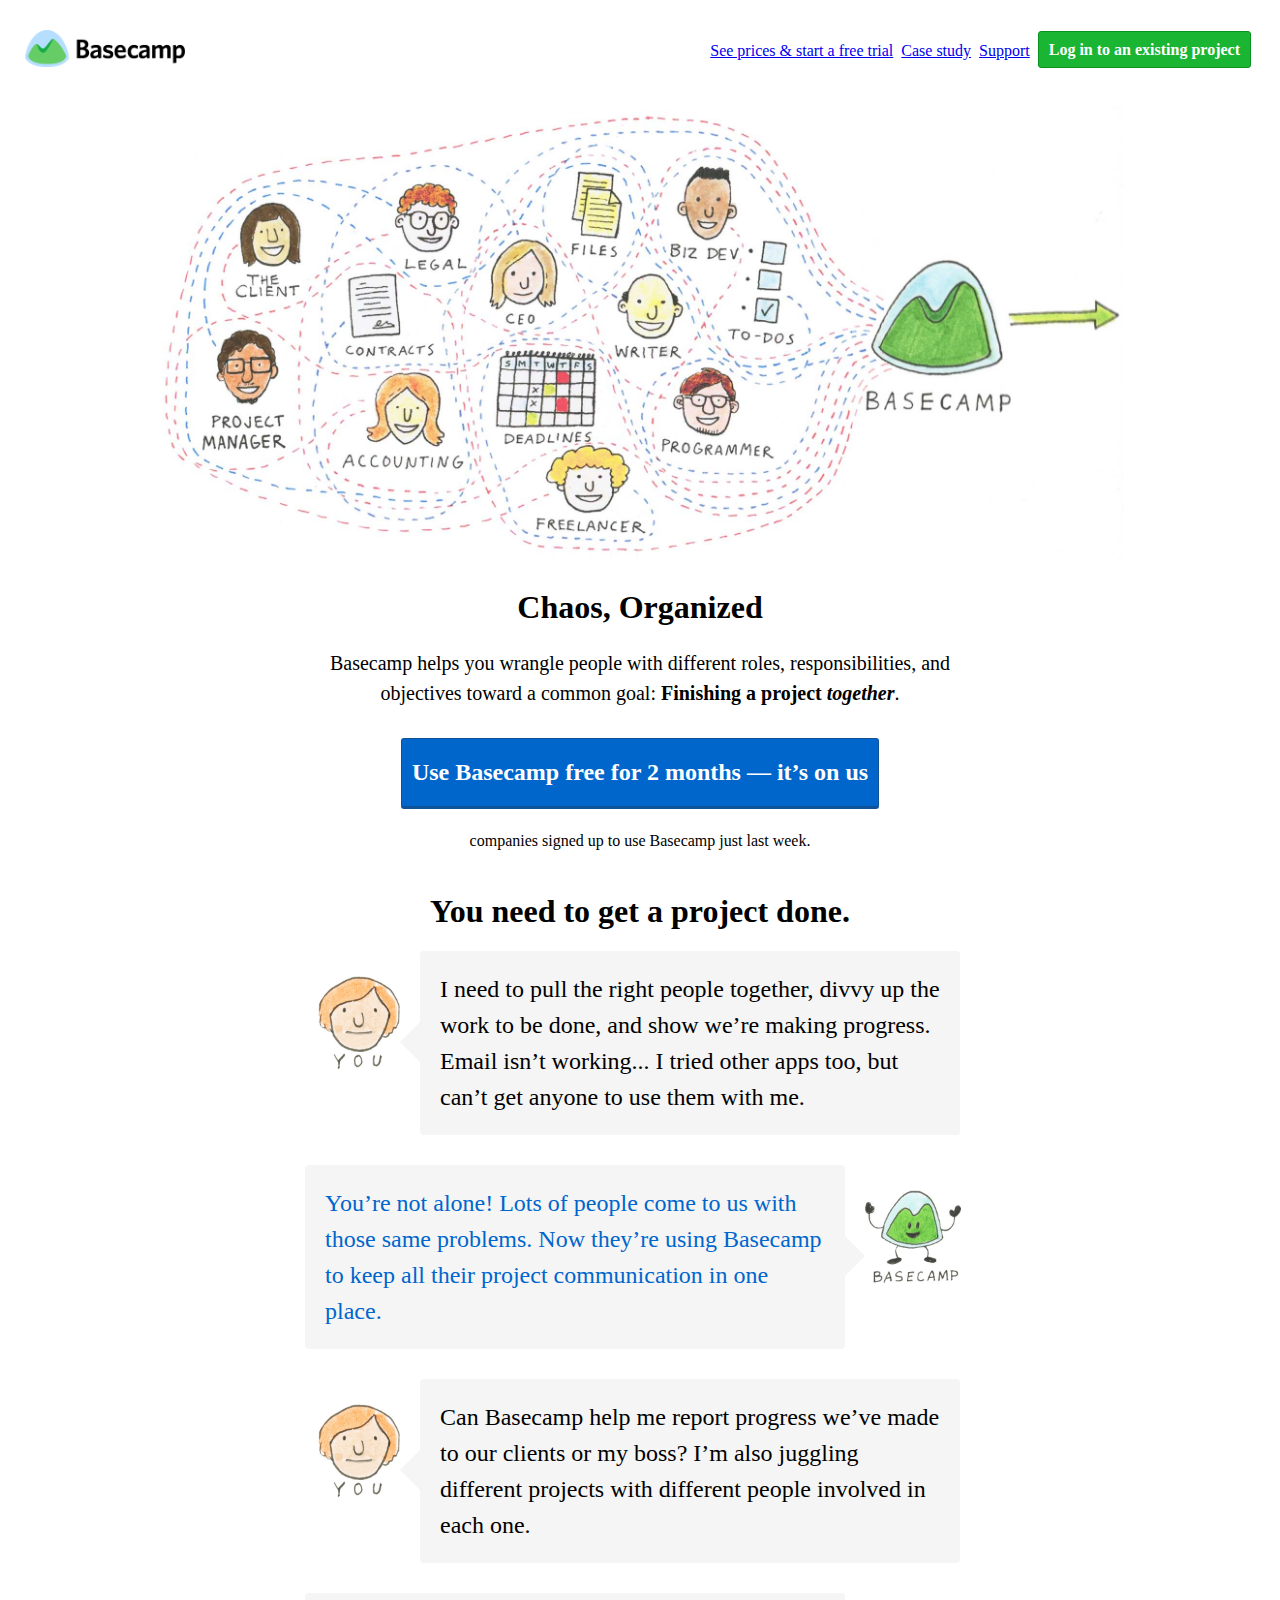
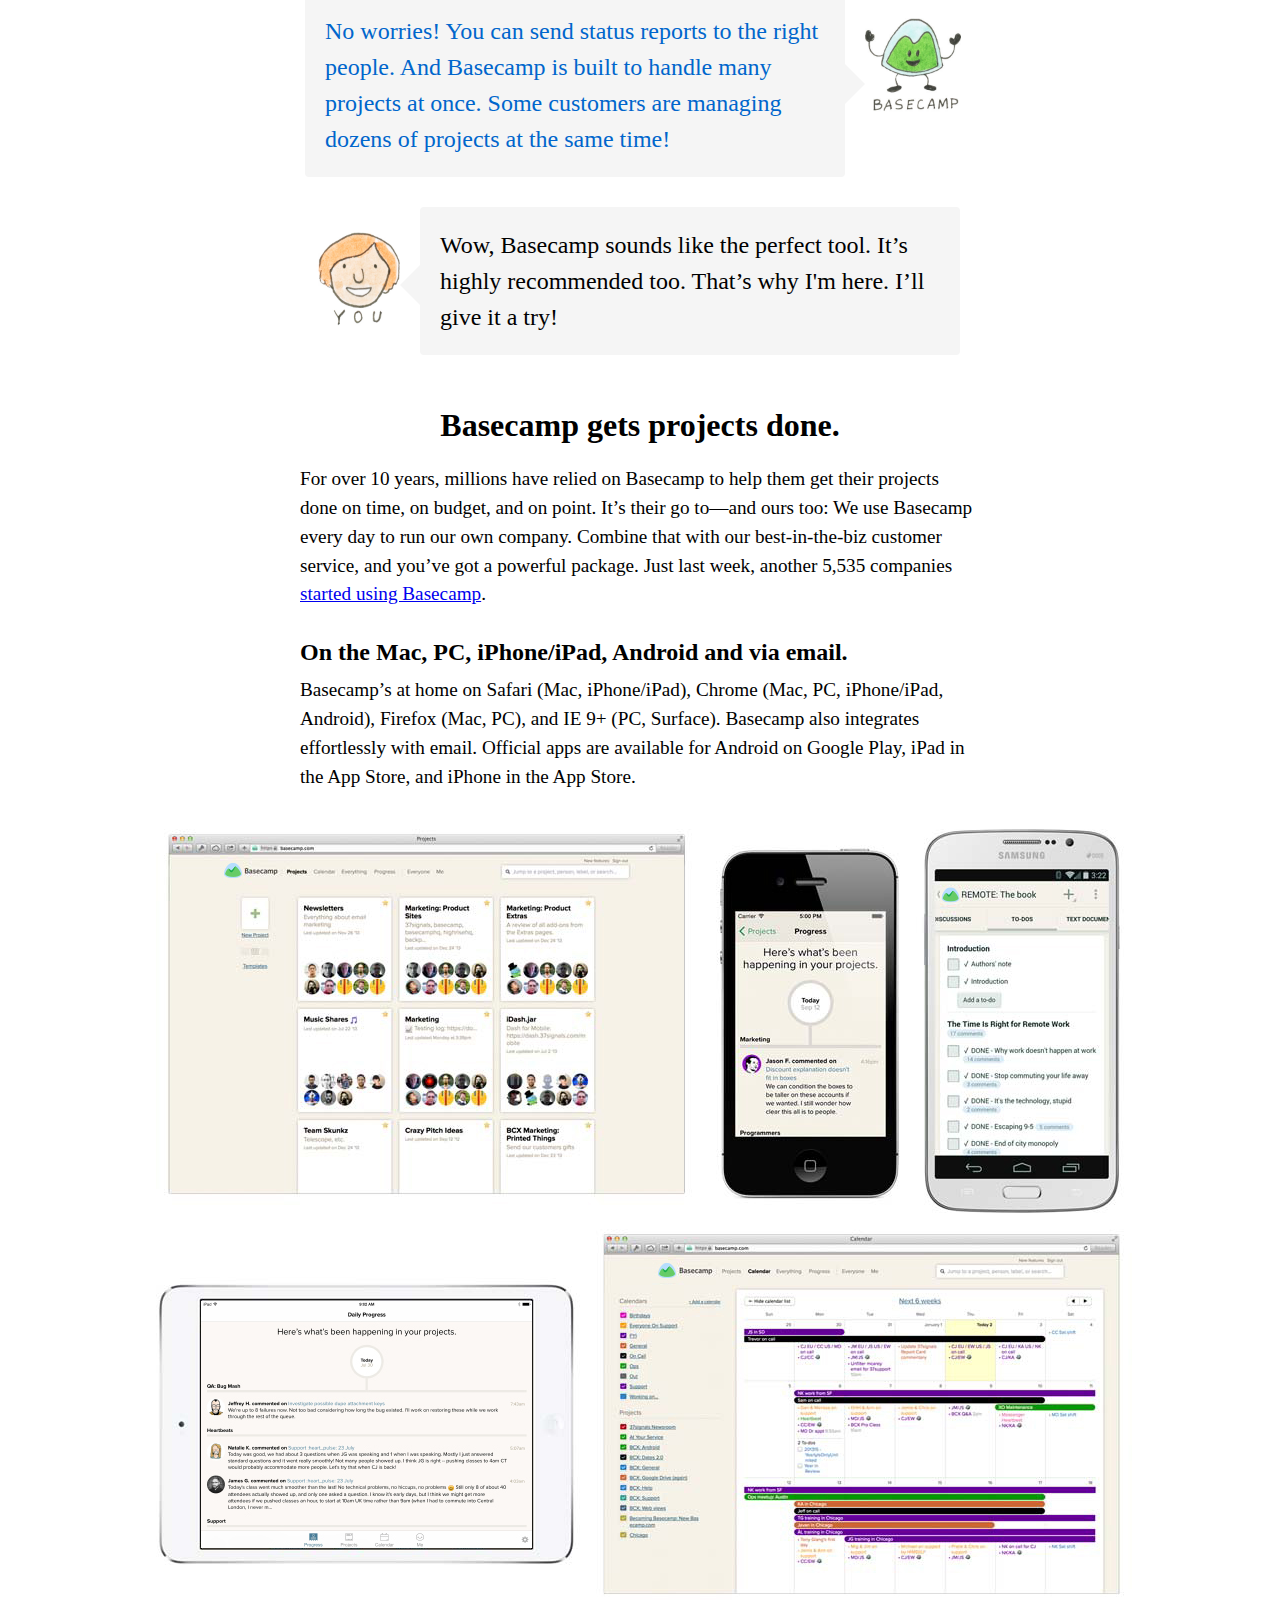
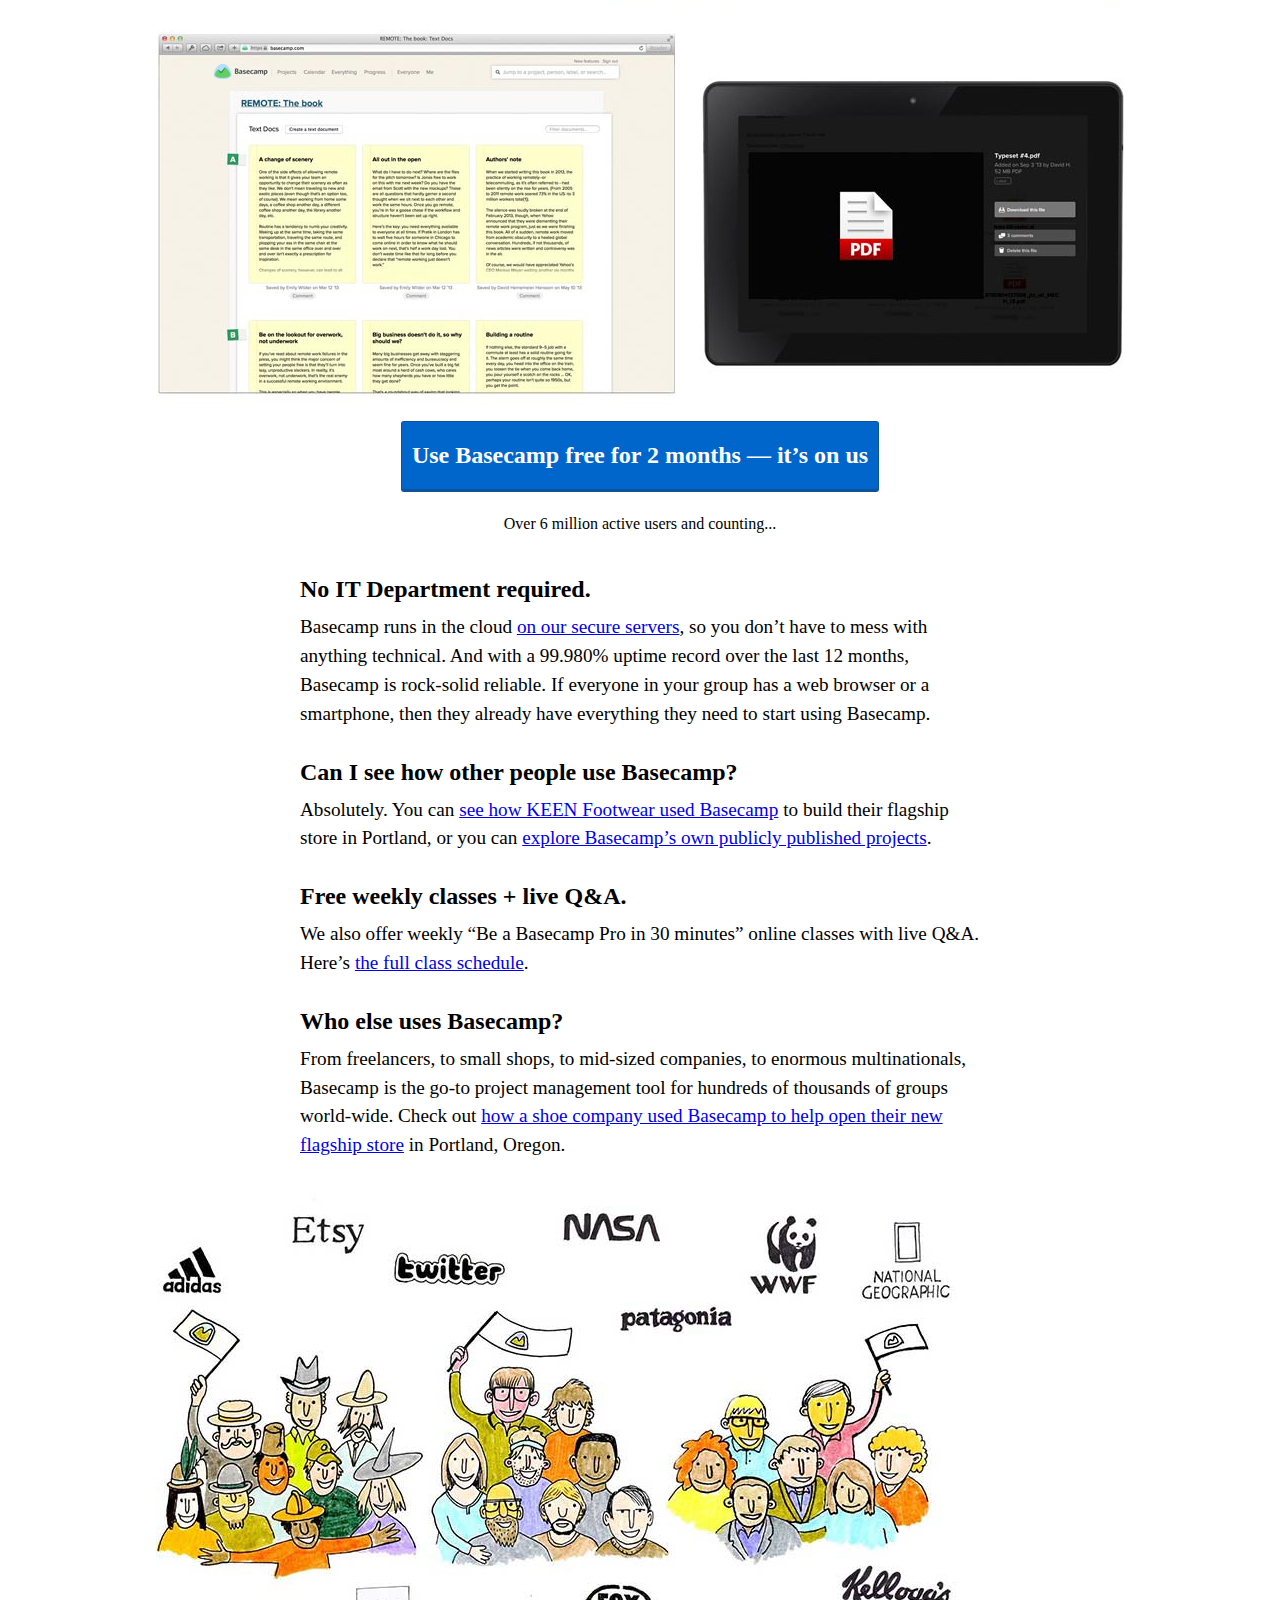
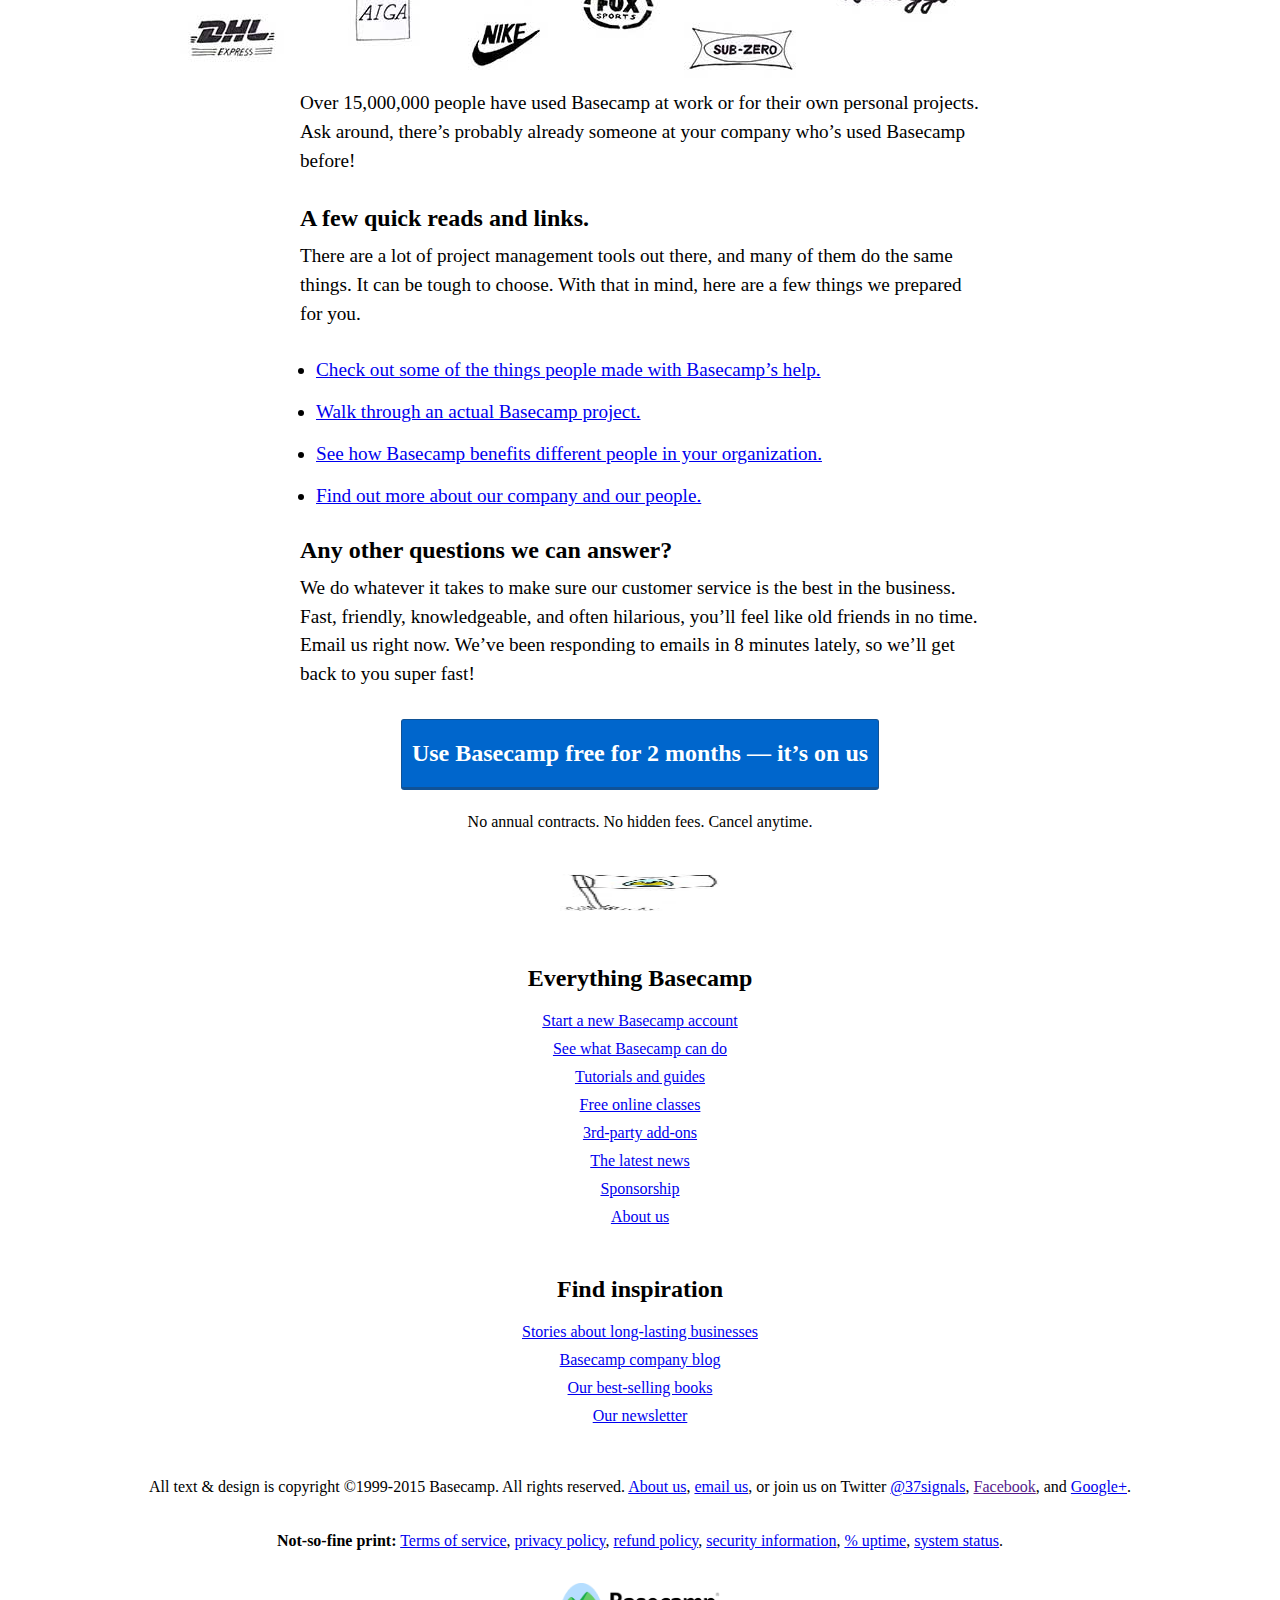
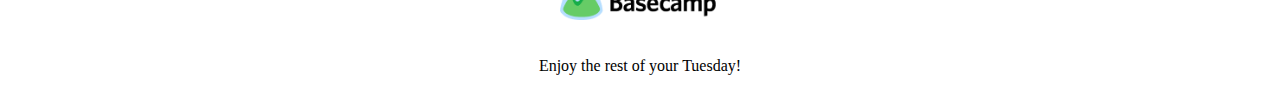
<file: basecamp/index.html>
<!DOCTYPE html>
<html>
<head>
	<meta charset="UTF-8"/>
	<title>Basecamp is everyone’s favorite project management app.</title>
	<link rel="icon" href="img/favicon.png" />	<!--标题栏图标-->
	<link rel="stylesheet" type="text/css" href="css/basecamp.css"/>
</head>
<body>
	<nav class="clearfix">
		<a href="#"><img src="img/img1.png"/></a>
		<ul>
			<!--去除li元素之间的空白-->
			<li>
			<a href="#">See prices &amp; start a free trial</a></li><li>
			<a href="#">Case study </a></li><li>
			<a href="#">Support </a></li><li>
			<a class="button" href="#">Log in to an existing project</a></li>
		</ul>
	</nav>

	<div>
		<section class="intro">
			<a href="#"><img src="img/img3.jpg" /></a>
			<h1>Chaos, Organized</h1>
			<p>Basecamp helps you wrangle people with different roles, responsibilities, and objectives toward a common goal: <strong>Finishing a project <em>together</em></strong>.</p>
		</section>
		<div class="sign-up">
			<a class="button" href="#">Use Basecamp free for 2 months — it’s on us</a>
			<p>companies signed up to use Basecamp just last week.</p>
		</div>
		<section class="chat">
			<h1>You need to get a project done.</h1>
			<div class="chat-img-left clearfix">
				<span><img src="img/img11.jpg" /></span>
				<p>I need to pull the right people together, divvy up the work to be done, and show we’re making progress. Email isn’t working... I tried other apps too, but can’t get anyone to use them with me.</p>
			</div>
			<div class="chat-img-right clearfix">
				<span><img src="img/img6.jpg" /></span>
				<p>You’re not alone! Lots of people come to us with those same problems. Now they’re using Basecamp to keep all their project communication in one place.</p>
			</div>
			<div class="chat-img-left clearfix">
				<span><img src="img/img11.jpg" /></span>
				<p>Can Basecamp help me report progress we’ve made to our clients or my boss? I’m also juggling different projects with different people involved in each one.</p>
			</div>
			<div class="chat-img-right clearfix">
				<span><img src="img/img6.jpg" /></span>
				<p>No worries! You can send status reports to the right people. And Basecamp is built to handle many projects at once. Some customers are managing dozens of projects at the same time!</p>
			</div>
			<div class="chat-img-left clearfix">
				<span><img src="img/img12.jpg" /></span>
				<p>Wow, Basecamp sounds like the perfect tool. It’s highly recommended too. That’s why I'm here. I’ll give it a try!</p>	
			</div>
		</section>
		<section class="use">
			<h1>Basecamp gets projects done.</h1>
			<p>For over 10 years, millions have relied on Basecamp to help them get their projects done on time, on budget, and on point. It’s their go to—and ours too: We use Basecamp every day to run our own company. Combine that with our best-in-the-biz customer service, and you’ve got a powerful package. Just last week, another 5,535 companies <a href="#">started using Basecamp</a>.</p>
			<h2>On the Mac, PC, iPhone/iPad, Android and via email.</h2>
			<p>Basecamp’s at home on Safari (Mac, iPhone/iPad), Chrome (Mac, PC, iPhone/iPad, Android), Firefox (Mac, PC), and IE 9+ (PC, Surface). Basecamp also integrates effortlessly with email. Official apps are available for Android on Google Play, iPad in the App Store, and iPhone in the App Store.</p>

		</section>

		<div class="screens">
			<img src="img/img8.jpg"/>
			<img src="img/img9.jpg"/>
			<img src="img/img10.jpg"/>
		</div>

		<div class="sign-up">
			<a class="button" href="#">Use Basecamp free for 2 months — it’s on us</a>
			<p>Over 6 million active users and counting...</p>
		</div>

		<section>
			<h2>No IT Department required.</h2>
			<p>Basecamp runs in the cloud <a href="#">on our secure servers</a>, so you don’t have to mess with anything technical. And with a 99.980% uptime record over the last 12 months, Basecamp is rock-solid reliable. If everyone in your group has a web browser or a smartphone, then they already have everything they need to start using Basecamp.</p>

			<h2>Can I see how other people use Basecamp?</h2>
			<p>Absolutely. You can <a href="#">see how KEEN Footwear used Basecamp</a> to build their flagship store in Portland, or you can <a href="#">explore Basecamp’s own publicly published projects</a>.</p>

			<h2>Free weekly classes + live Q&A.</h2>
			<p>We also offer weekly “Be a Basecamp Pro in 30 minutes” online classes with live Q&A. Here’s <a href="#">the full class schedule</a>.</p>

			<h2>Who else uses Basecamp?</h2>
			<p>From freelancers, to small shops, to mid-sized companies, to enormous multinationals, Basecamp is the go-to project management tool for hundreds of thousands of groups world-wide. Check out <a href="#">how a shoe company used Basecamp to help open their new flagship store</a> in Portland, Oregon.</p>
		</section>

		<section>
			<img src="img/img4.jpg"/>
			<p>Over 15,000,000 people have used Basecamp at work or for their own personal projects. Ask around, there’s probably already someone at your company who’s used Basecamp before!</p>
		</section>

		<section class="links">
			<h2>A few quick reads and links.</h2>
			<p>There are a lot of project management tools out there, and many of them do the same things. It can be tough to choose. With that in mind, here are a few things we prepared for you.</p>

			<ul>
				<li><a href="#">Check out some of the things people made with Basecamp’s help.</a></li>
				<li><a href="#">Walk through an actual Basecamp project.</a></li>
				<li><a href="#">See how Basecamp benefits different people in your organization.</a></li>
				<li><a href="#">Find out more about our company and our people.</a></li>
			</ul>
		</section>

		<section>
			<h2>Any other questions we can answer?</h2>
			<p>We do whatever it takes to make sure our customer service is the best in the business. Fast, friendly, knowledgeable, and often hilarious, you’ll feel like old friends in no time. Email us right now. We’ve been responding to emails in 8 minutes lately, so we’ll get back to you super fast!</p>
		</section>

		<div class="sign-up">
			<a class="button" href="#">Use Basecamp free for 2 months — it’s on us</a>
			<p>No annual contracts. No hidden fees. Cancel anytime.</p>
		</div>
	</div>

	<footer>
		<img src="img/img5.jpg" alt="img5"/>
		<h2>Everything Basecamp</h2>

		<ul>
			<li><a href="#">Start a new Basecamp account</a></li>
			<li><a href="#">See what Basecamp can do</a></li>
			<li><a href="#">Tutorials and guides</a></li>
			<li><a href="#">Free online classes</a></li>
			<li><a href="#">3rd-party add-ons</a></li>
			<li><a href="#">The latest news</a></li>
			<li><a href="#">Sponsorship</a></li>
			<li><a href="#">About us</a></li>
		</ul>

		<h2>Find inspiration</h2>

		<ul>
			<li><a href="#">Stories about long-lasting businesses</a></li>
			<li><a href="#">Basecamp company blog</a></li>
			<li><a href="#">Our best-selling books</a></li>
			<li><a href="#">Our newsletter</a></li>
		</ul>

		<p>All text & design is copyright ©1999-2015 Basecamp. All rights reserved. <a href="#">About us</a>, <a href="#">email us</a>, or join us on Twitter <a href="#">@37signals</a>, <a href="">Facebook</a>, and <a href="#">Google+</a>.</p>

		<p><strong>Not-so-fine print:</strong> <a href="#">Terms of service</a>, <a href="#">privacy policy</a>, <a href="#">refund policy</a>, <a href="#">security information</a>, <a href="#">% uptime</a>, <a href="#">system status</a>.</p>

		<a class="logo" href="#"><img src="img/img2.png"/></a>

		<p>Enjoy the rest of your Tuesday!</p>
	</footer>

</body>
</html>
</file>
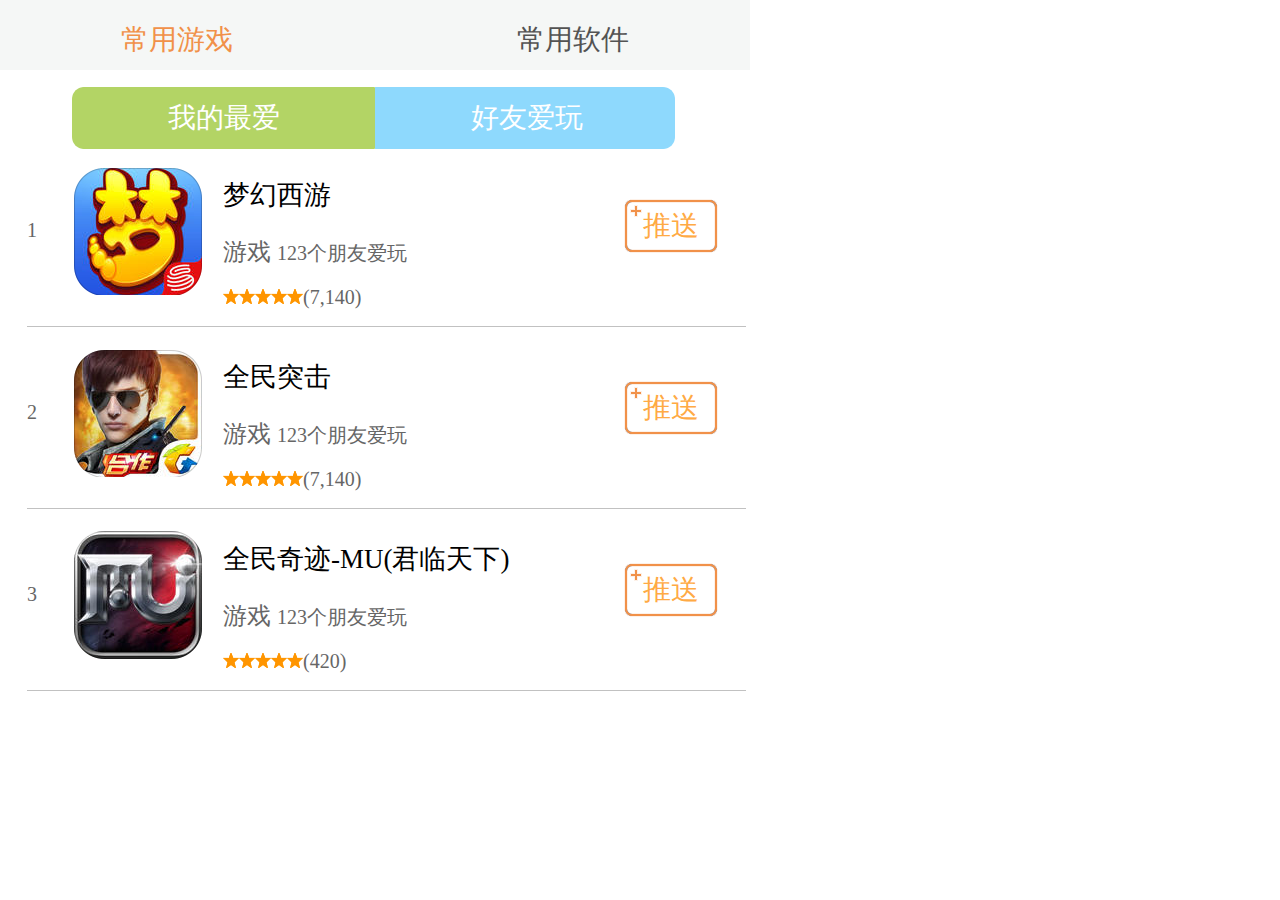
<file: demo/demo3/index.html>
<!doctype html>
<html>
<head>
    <meta charset="UTF-8">
    <title>demo3</title>
    <link href="css/style.css" rel="stylesheet">
</head>
<body>
    <div class="phone-container">
        <div class="nav-category">
            <a id="nav-game" href="#" class="selected">常用游戏</a>
            <a id="nav-app" href="#">常用软件</a>
        </div>

        <div class="nav-fav">
            <a id="my-fav" href="#">我的最爱</a>
            <a id="friend-fav" href="#">好友爱玩</a>
        </div>

        <div id="my-game">
            <div class="game-container">
                <div class="item clearfix">
                    <div class="item-index">1</div>
                    <div id="item1" class="item-logo"></div>
                    <div class="item-detail">
                        <div class="item-name"><span>梦幻西游</span></div>
                        <div class="item-category">
                            <span class="item-category-name">游戏 </span>
                            <span class="item-friend-num">123个朋友爱玩</span>
                        </div>
                        <div class="item-score">
                            <img class="star" src="images/12.png" alt=""/>
                            <img class="star" src="images/12.png" alt=""/>
                            <img class="star" src="images/12.png" alt=""/>
                            <img class="star" src="images/12.png" alt=""/>
                            <img class="star" src="images/12.png" alt=""/>
                            <span class="download-num">(7,140)</span>
                        </div>
                    </div>
                    <div class="item-download">
                        <a href="#" class="download">推送</a>
                    </div>
                </div>
                <img src="images/19.png">


                <div class="item clearfix">
                    <div class="item-index">2</div>
                    <div id="item2" class="item-logo"></div>
                    <div class="item-detail">
                        <div class="item-name"><span>全民突击</span></div>
                        <div class="item-category">
                            <span class="item-category-name">游戏 </span>
                            <span class="item-friend-num">123个朋友爱玩</span>
                        </div>
                        <div class="item-score">
                            <img class="star" src="images/12.png" alt=""/>
                            <img class="star" src="images/12.png" alt=""/>
                            <img class="star" src="images/12.png" alt=""/>
                            <img class="star" src="images/12.png" alt=""/>
                            <img class="star" src="images/12.png" alt=""/>
                            <span class="download-num">(7,140)</span>
                        </div>
                    </div>
                    <div class="item-download">
                        <a href="#" class="download">推送</a>
                    </div>
                </div>
                <img src="images/19.png">


                <div class="item clearfix">
                    <div class="item-index">3</div>
                    <div id="item3" class="item-logo"></div>
                    <div class="item-detail">
                        <div class="item-name"><span>全民奇迹-MU(君临天下)</span></div>
                        <div class="item-category">
                            <span class="item-category-name">游戏 </span>
                            <span class="item-friend-num">123个朋友爱玩</span>
                        </div>
                        <div class="item-score">
                            <img class="star" src="images/12.png" alt=""/>
                            <img class="star" src="images/12.png" alt=""/>
                            <img class="star" src="images/12.png" alt=""/>
                            <img class="star" src="images/12.png" alt=""/>
                            <img class="star" src="images/12.png" alt=""/>
                            <span class="download-num">(420)</span>
                        </div>
                    </div>
                    <div class="item-download">
                        <a href="#" class="download">推送</a>
                    </div>
                </div>
                <img src="images/19.png">
            </div>
        </div>

        <div id="friend-game" style="display: none;">
            <div class="game-container">
                <div class="item clearfix">
                    <div class="item-index">1</div>
                    <div id="item4" class="item-logo"></div>
                    <div class="item-detail">
                        <div class="item-name"><span>全民飞机大战</span></div>
                        <div class="item-category">
                            <span class="item-category-name">游戏 </span>
                            <span class="item-friend-num">123个朋友爱玩</span>
                        </div>
                        <div class="item-score">
                            <img class="star" src="images/12.png" alt=""/>
                            <img class="star" src="images/12.png" alt=""/>
                            <img class="star" src="images/12.png" alt=""/>
                            <img class="star" src="images/12.png" alt=""/>
                            <img class="star" src="images/12.png" alt=""/>
                            <span class="download-num">(7,140)</span>
                        </div>
                    </div>
                    <div class="item-download">
                        <a href="#" class="download">推送</a>
                    </div>
                </div>
                <img src="images/19.png">


                <div class="item clearfix">
                    <div class="item-index">2</div>
                    <div id="item5" class="item-logo"></div>
                    <div class="item-detail">
                        <div class="item-name"><span>神武</span></div>
                        <div class="item-category">
                            <span class="item-category-name">游戏 </span>
                            <span class="item-friend-num">123个朋友爱玩</span>
                        </div>
                        <div class="item-score">
                            <img class="star" src="images/12.png" alt=""/>
                            <img class="star" src="images/12.png" alt=""/>
                            <img class="star" src="images/12.png" alt=""/>
                            <img class="star" src="images/12.png" alt=""/>
                            <img class="star" src="images/12.png" alt=""/>
                            <span class="download-num">(456)</span>
                        </div>
                    </div>
                    <div class="item-download">
                        <a href="#" class="download">推送</a>
                    </div>
                </div>
                <img src="images/19.png">


                <div class="item clearfix">
                    <div class="item-index">3</div>
                    <div id="item6" class="item-logo"></div>
                    <div class="item-detail">
                        <div class="item-name"><span>天天爱消除</span></div>
                        <div class="item-category">
                            <span class="item-category-name">游戏 </span>
                            <span class="item-friend-num">123个朋友爱玩</span>
                        </div>
                        <div class="item-score">
                            <img class="star" src="images/12.png" alt=""/>
                            <img class="star" src="images/12.png" alt=""/>
                            <img class="star" src="images/12.png" alt=""/>
                            <img class="star" src="images/12.png" alt=""/>
                            <img class="star" src="images/12.png" alt=""/>
                            <span class="download-num">(420)</span>
                        </div>
                    </div>
                    <div class="item-download">
                        <a href="#" class="download">推送</a>
                    </div>
                </div>
                <img src="images/19.png">
            </div>
        </div>
    </div>

    <script src="js/common.js"></script>
</body>
</html>
</file>
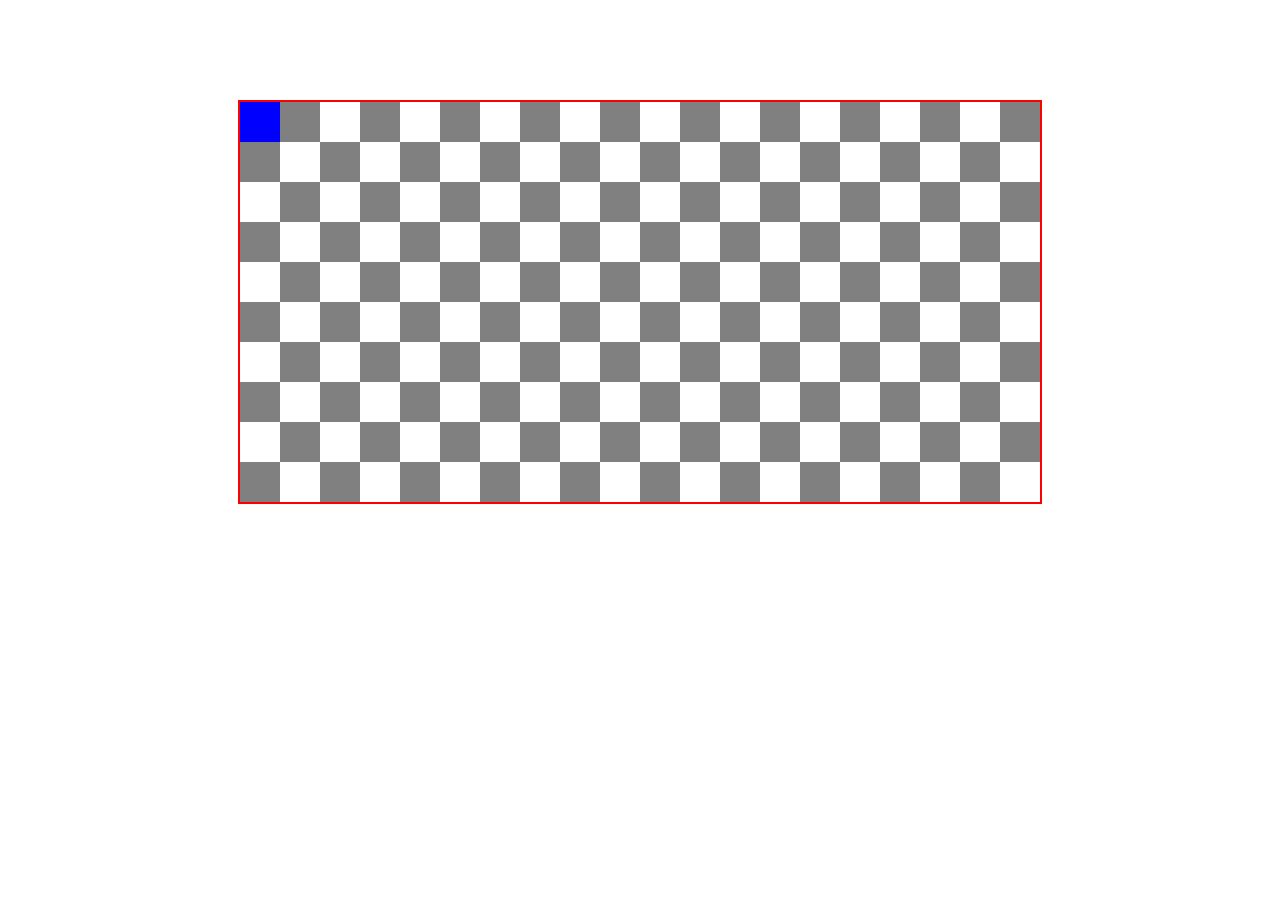
<file: demo/demo2/demo2.html>
<!DOCTYPE html>
<html>
  <head>
    <meta charset="utf-8">
    <title>demo2--方块移动</title>
    <style>
      .container {
        width: 800px;
        height: 400px;
        margin: 100px auto;
        border: 2px solid red;
      }

      .square {
        width: 40px;
        height: 40px;
        float: left;
      }

      .bg-gray {
        background-color: gray;
      }
    </style>
  </head>
  <body>
    <div id="wrapper" class="container">

    </div>

    <script src="js/move.js"></script>
  </body>
</html>
</file>
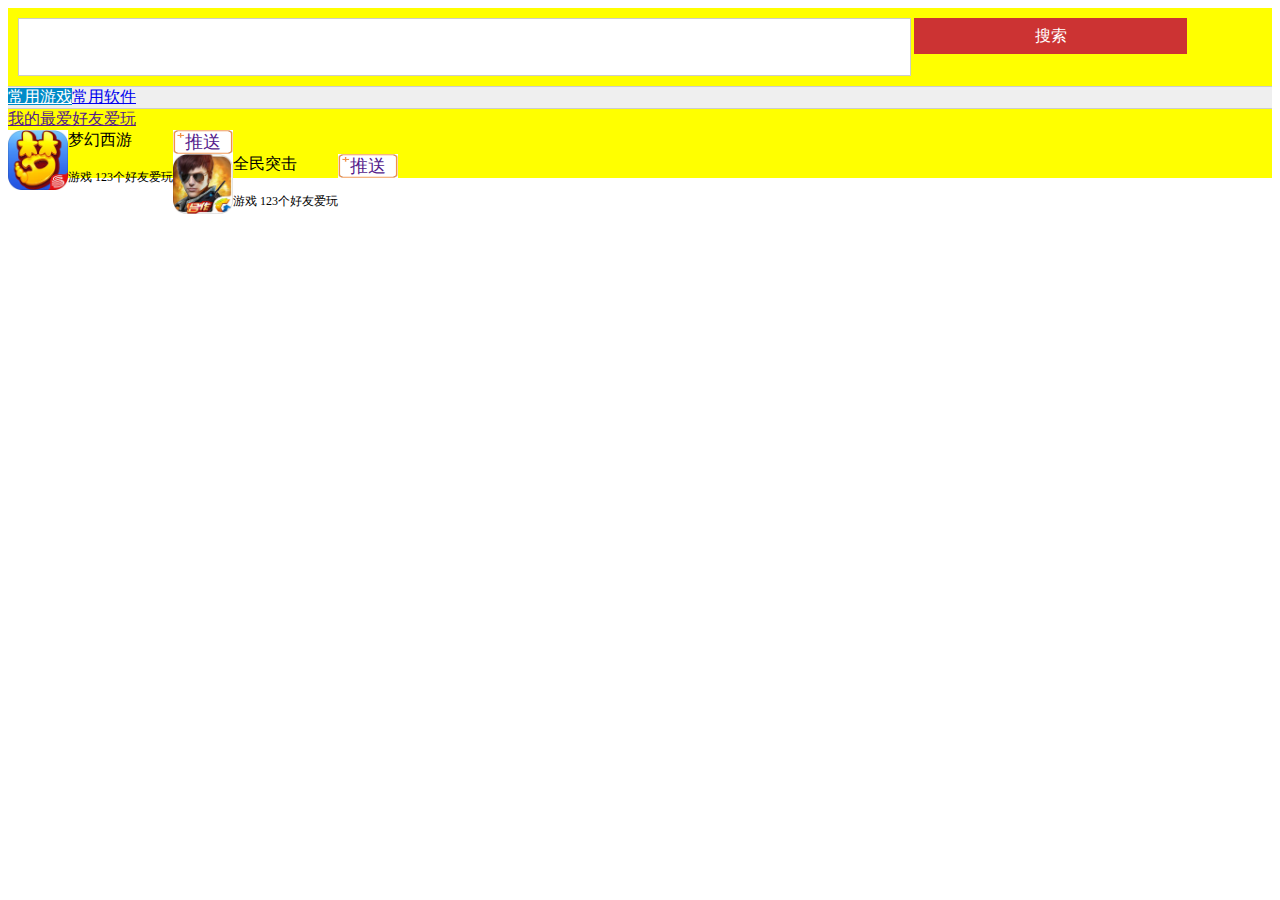
<file: demo/demo3/images/PhoneDemo.html>
﻿
<!DOCTYPE html>
<html>
<head>
    <title>手机示例</title>
    <style type="text/css">
        #page_hd {
            background-color: #FF0;
        }

        #page_hd #div_search {
            padding: 10px;
            display: -moz-box;
            display: -webkit-box;
            display: box;
        }

        #page_hd #div_search #in_input {
            display: block;
            width: 70%;
            height: 36px;
            line-height: 14px;
            padding: 10px 10px;
            border: 1px solid #cccccc;
            color: #333333;
            font-size: 16px;
            margin-right: 3px;
        }

        #page_hd #div_search #in_submit {
            display: block;
            width: 22%;
            height: 36px;
            text-align: center;
            font-size: 16px;
            color: #fff;
            background-color: #cc3333;
            cursor: pointer;
            border: none;
        }

        nav.nav_bar {
            background-color: #efefef;
            border: 1px solid #cccccc;
            border-width: 1px 0;
        }

        a.a_game {
            background-color: #008bc8;
            color: #ffffff;
        }

        a.a_pushsend {
            display: inline-block;
            background: url(5.png) no-repeat;
            background-size: 60px 24px;
            width: 60px;
            height: 24px;

            text-decoration: none;
            text-align: center;
            line-height: 24px;
            font-size: 18px;
        }

    </style>
</head>
<body>
<header id="page_hd">
    <div id="div_search">
        <input type="text" id="in_input"><input type="submit" id="in_submit" value="搜索">
    </div>
    <nav class="nav_bar">
        <a href="PhoneDemo.html" class="a_game">常用游戏</a><a href="PhoneDemo.html">常用软件</a>
    </nav>
    <nav class="nav_fav">
        <a href="" class="a_myf">我的最爱</a><a href="" class="a_friendf">好友爱玩</a>
    </nav>
    <div>
        <div class="div_imgtextdown" style="float:left">
            <div class="div_img" style="float:left">
                <img src="6.png" height="60px" width="60px">
            </div>
            <div class="div_text" style="float:left">
                <text style="height:16px">梦幻西游</text>
                <p>
                    <text style="font-size:12px">游戏 123个好友爱玩</text>
            </div>
        </div>

        <div>
            <div class="div_pushsend">
                <a href="" class="a_pushsend">推送</a>

            </div>
        </div>
    </div>

    <div>
        <div class="div_imgtextdown" style="float:left">
            <div class="div_img" style="float:left">
                <img src="7.png" height="60px" width="60px">
            </div>
            <div class="div_text" style="float:left">
                <text style="height:16px">全民突击</text>
                <p>
                    <text style="font-size:12px">游戏 123个好友爱玩</text>
            </div>
        </div>


        <div class="div_pushsend">
            <a href="" class="a_pushsend">推送</a>

        </div>

    </div>


</body>
</html>
</file>
<file: basecamp/css/basecamp.css>
body {
	width: 100%;
	margin: 0 auto;
}

h1 {
	font-weight: bold;
	font-size: 2em;
	text-align: center;
}

p {
	width: 680px;
	margin: 0 auto 30px auto;
	font-size: 1.2em;
	line-height: 1.5em;
}

.clearfix::after {
	content: "";
	display: block;
	clear: both;
}

/*section style*/
section {
	width: 968px;
	margin: 0 auto 30px auto;
}

section p {
	text-align: left;
}

section h2 {
	width: 680px;
	margin: 0 auto 10px auto;
	text-align: left;
}
/*nav style*/
nav {
	margin: 15px 25px;
	vertical-align: middle;
}

nav a {
	float: left;
	padding: 5px 0;
}

nav img {
	top: 10px;
	position: relative;
	width: 160px;
	height: 37px;
}

nav ul {
	float: right;
	list-style-type: none;
}

nav ul>li {
	line-height: 25px;
	display: inline-block;
	margin: 0 4px;
}

nav .button {
	background-color:#19B533;
	border:1px solid #09921F;
	font-size: 1em;
	padding: 5px 10px;
}


/*按钮的CSS样式*/
.button {
	background-color: #0066cc;
	border: 1px solid #105296;
	border-bottom-width: 3px;
	padding: 20px 10px;
	font-weight: bold;
	font-size: 1.5em;
	text-decoration: none;
	color: white;
	border-radius: 3px;
}

.botton:hover {
	background-color: #1a7de6;
}

/*intro class style*/
.intro a>img {
	width: 968px;
	height: 461px;
}

.intro p {
	width: 680px;
	margin: 0 auto 30px auto;
	font-size: 1.25em;
	text-align: center;
}

/*sign-up class style*/
.sign-up {
	margin-bottom: 40px;
	text-align: center;
}

.sign-up .button {
	display: inline-block;
}

.sign-up .button:hover {
	background-color: #1a7de6;
}

.sign-up p {
	margin-top: 20px;
	font-size: 1em;
}

/*chat common*/
.chat {
	width: 968px;
	margin: 0 auto;
}

.chat img {
	width: 100px;
	height: 100px;
	margin-right: 15px;
	margin-top: 25px;
}

.chat p {
	background-color: #F5F5F5;
	width: 500px;
	border: 20px solid #F5F5F5;
	border-radius: 4px;
	margin: 0 0 30px 0;
	text-align: left;
}

/*chat img left*/
.chat-img-left {
	width: 680px;
	margin: 0 auto;
}

.chat-img-left p {
	font-size: 1.5em;
	float: left;
	position: relative;
}

.chat-img-left p::after {
	content: "";
	width: 0;
	height: 0;
	border: 20px solid #F5F5F5;
	border-color: transparent #F5F5F5 transparent transparent;
	position: absolute;
	left: -60px;
	top: 35%;
}

.chat-img-left img {
	float: left;
	margin-right: 20px;
}

/*chat img right*/
.chat-img-right {
	width: 680px;
	margin: 0 auto;
}

.chat-img-right p {
	font-size: 1.5em;
	float: right;
	color: #06C;
	position: relative;
}

.chat-img-right p::after {
	content: "";
	width: 0;
	height: 0;
	border: 20px solid #F5F5F5;
	border-color: transparent transparent transparent #F5F5F5;
	position: absolute;
	right: -60px;
	top: 35%;
}

.chat-img-right img {
	float: right;
	margin-left: 20px;
}

/*screens class*/
.screens img{
	display: block;
	width: 1000px;
	margin: 0 auto;
}

/*links style*/
.links ul {
	text-align: left;
	margin-left: 120px;
	font-size: 1.2em;
}

.links ul li {
	margin: 0 auto 20px auto;
}

/*footer style*/
footer {
	text-align: center;
}

footer p {
	width: 100%;
	font-size: 1em;
	margin-bottom: 30px;
}

footer ul {
	list-style-type: none;
	padding: 0;
	margin-bottom: 50px;
}

footer li {
	margin: 0 auto 10px auto;
}

footer img {
	width: 160px;
	height: 37px;
	margin-bottom: 30px;
}
</file>
<file: demo/demo3/css/style.css>
html, body {
    margin: 0;
    padding: 0;
}

.phone-container {
    width: 750px;
}

.clearfix:after {
    content: '';
    display: block;
    clear: both;
}

/* 导航栏 */
.nav-category {
    font-size: 0;
    height: 70px;
    width: 100%;
    background: url(../images/1.png) no-repeat;
    background-size: 100%;
}

.nav-category a {
    display: inline-block;
    box-sizing: border-box;
    font-family: 黒体 sans-serif;
    width: 50%;
    font-size: 28px;
    padding: 21px 0;
    color: #535353;
    text-decoration: none;
    margin: 0;
    border: 0;
}

#nav-game {
    text-align: left;
    padding-left: 121px;
}

#nav-app {
    text-align: right;
    padding-right: 121px;
}

.nav-category .selected {
    color: #f19149;
}

/* 我的最爱 好有爱玩 导航*/
.nav-fav {
    font-size: 0;
    margin-top: 17px;
}

.nav-fav a {
    display: inline-block;
    text-decoration: none;
    text-align: center;
    color: #ffffff;
    font-size: 28px;
    line-height: 62px;
    font-family: 黑体 sans-serif;
    height: 62px;
    width: 303px;
    background-size: 303px 62px;
}

#my-fav {
    margin-left: 72px;
    background: url(../images/3.png) no-repeat;
}

#friend-fav {
    background: url(../images/4.png) no-repeat;
}

/* 单个游戏 */
.item {
    font-size: 0;
    height: 164px;
    width: 100%;
    box-sizing: border-box;
    padding: 18px 0;

}

.item > div {
    float: left;
}

.item-index {
    font-size: 20px;
    width: 20px;
    height: 20px;
    margin-left: 27px;
    margin-top: 52px;
    font-family: 黑体 sans-serif;
    color: #666666;
}

.item-logo {
    margin-left: 27px;
    background: url(../images/6.png) no-repeat;
    display: inline-block;
    width: 128px;
    height: 128px;
}

.item-detail {
    margin-left: 21px;
}

.item-name {
    margin-top: 10px;

}

.item-name span {
    display: inline-block;
    font-size: 27px;
    font-family: 黑体 sans-serif;
    color: #000000;
    width: 350px;
    max-height: 54px;
}

.item-category {
    margin-top: 23px;
}

.item-category-name {
    font-size: 24px;
    font-family: 黑体 sans-serif;
    color: #666666;
}

.item-friend-num {
    font-size: 20px;
    font-family: 黑体 sans-serif;
    color: #666666;
}

.item-score {
    margin-top: 18px;
}

.download-num {
    font-size: 20px;
    font-family: 黑体 sans-serif;
    color: #666666;
}

div.item-download {
    float: right;
    margin-right: 32px;
    margin-top: 32px;
}

.download {
    display: inline-block;
    background: url(../images/5.png) no-repeat;
    background-size: 100%;
    width: 94px;
    height: 54px;
    color: #ffaa44;

    text-decoration: none;
    text-align: center;
    line-height: 54px;
    font-size: 28px;
}

.game-container > img {
    position: relative;
    left: 27px;
}

.press {
    background: url(../images/按下.png) no-repeat;
    color: #ffffff;
}

/* 图标 */
#item1 {
    background: url(../images/6.png) no-repeat;
}

#item2 {
    background: url(../images/7.png) no-repeat;
}

#item3 {
    background: url(../images/8.png) no-repeat;
}

#item4 {
    background: url(../images/9.png) no-repeat;
}

#item5 {
    background: url(../images/10.png) no-repeat;
}

#item6 {
    background: url(../images/11.png) no-repeat;
}
</file>
